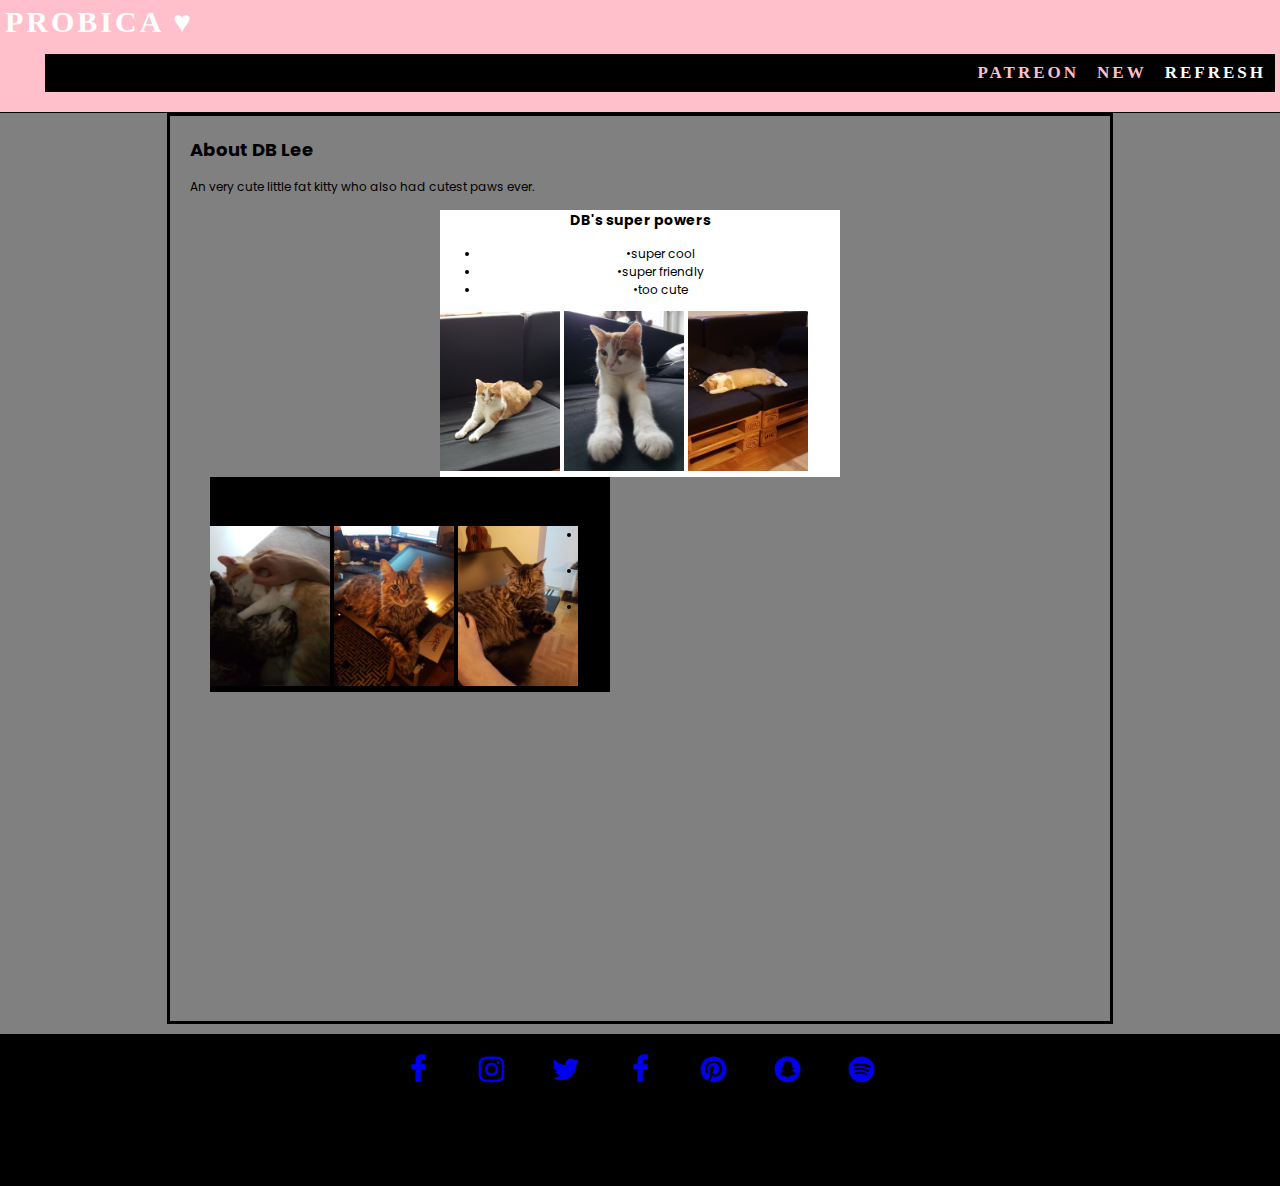
<file: index.html>
<!DOCTYPE html>
<html>
<link href="https://fonts.googleapis.com/css?family=Montserrat|Poppins" rel="stylesheet">
<link href="https://fonts.googleapis.com/css?family=Amatic+SC&display=swap" rel="stylesheet">
<link rel="stylesheet" type="text/css" href="https://stackpath.bootstrapcdn.com/font-awesome/4.7.0/css/font-awesome.min.css">
<link rel="stylesheet" href="https://cdnjs.cloudflare.com/ajax/libs/font-awesome/4.7.0/css/font-awesome.min.css">

<head>
	<title>Ivke Pivke</title>
	<link rel="stylesheet" type="text/css" href="css/heroo.css">
</head>
<body>
	<div class="page-wrap">
	<div class="wrapper"> 
	<header>
<h1 style="display:inline;">Probica ♥</h1> 
<span>
<ul>

</span>
<div class="topnav">
  <a class="active" href="#home">refresh</a>
  <a href="https://www.instagram.com/ureannoying" target=_blank >NEW</a>
  <a href="https://www.patreon.com/" target=_blank>PATREON</a>


	</header>
</div>
	<div class="content">
		<h2>About DB Lee</h2>
		<p>An very cute little fat kitty who also had cutest paws ever.</p>
<div class="debeli">
	<center>
		<h3>DB's super powers </h3>
			<ul>
				<li>•super cool</li>
				<li>•super friendly</li>
				<li>•too cute</li>
			</ul>
	</center>
		
<img src="img/kako.jpg" style="float: left; width: 30%; margin-right: 1%; margin-bottom: 0.5em;">
<img src="img/dblee.jpg" style="float: left; width: 30%; margin-right: 1%; margin-bottom: 0.5em;">
<img src="img/sad.jpg" style="float: left; width: 30%; margin-right: 1%; margin-bottom: 0.5em;">

<p style="clear: both;">
		


	</div>

<div class="leo">
<h3>♥</h3>
	</center>
			<img src="img/cuddle.jpg" style="float: left; width: 30%; margin-right: 1%; margin-bottom: 0.5em;">
			<img src="img/leo.jpg" style="float: left; width: 30%; margin-right: 1%; margin-bottom: 0.5em;">
			<img src="img/leaca.jpg" style="float: left; width: 30%; margin-right: 1%; margin-bottom: 0.5em;">
	<center>
		<ul>
			<li>• too cool</li>
			<li>• will bite</li>
			<li>•too furry </li>
		</ul>
	</center>
</div>


      </div>
</div>

<footer class="site-footer">
 		<center>

		<a href ="https://www.facebook.com/izludicu" target=_blank class="fa fa-facebook"></a>

		<a href ="https://www.instagram.com/ureannoying" target=_blank class="fa fa-instagram"></a>
		
		
	<a href="/" title="twitter"><i class="fa fa-twitter"></i></a>
<a href="/" title="facebook"><i class="fa fa-facebook"></i></a>

<a href="/" title="pinterest"><i class="fa fa-pinterest"></i></a>

<a href="/" title="snapchat"><i class="fa fa-snapchat"></i></a>

<a href="/" title="spotify"><i class="fa fa-spotify"></i></a>
</center>
</footer>




	</div>
</body>
</html>
</file>
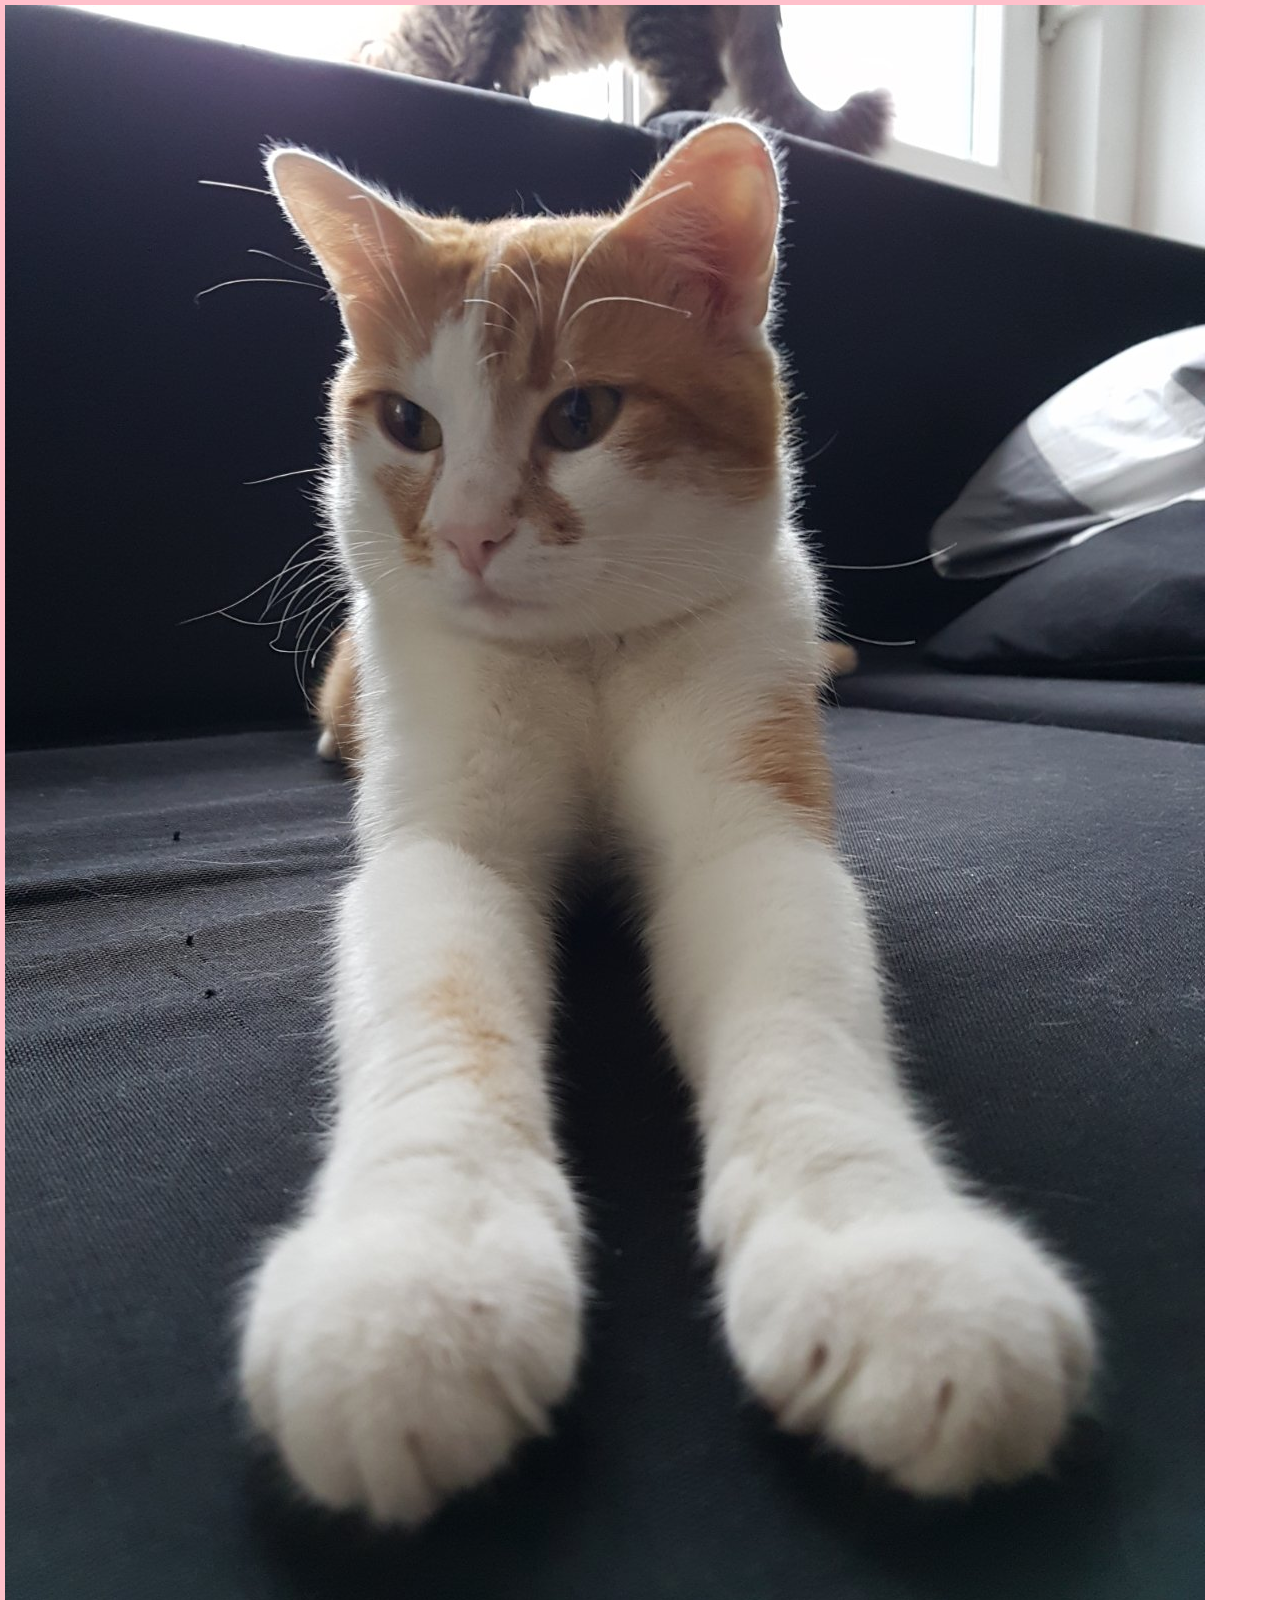
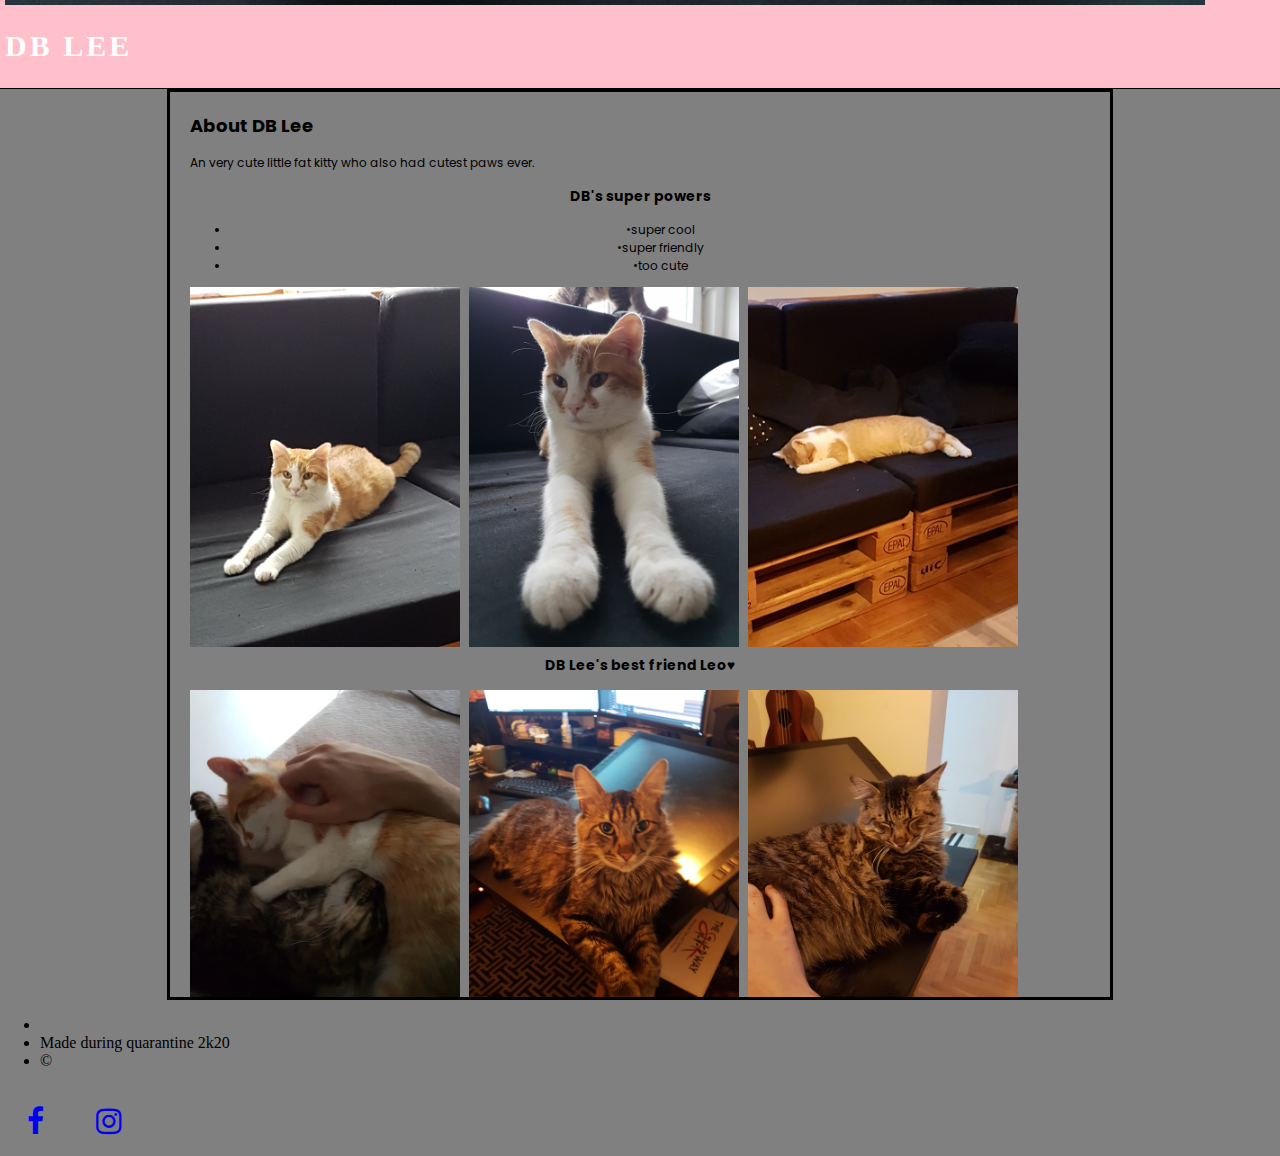
<file: db.html>
<!DOCTYPE html>
<html>
<link href="https://fonts.googleapis.com/css?family=Montserrat|Poppins" rel="stylesheet">
<link href="https://fonts.googleapis.com/css?family=Amatic+SC&display=swap" rel="stylesheet">
<link rel="stylesheet" type="text/css" href="https://stackpath.bootstrapcdn.com/font-awesome/4.7.0/css/font-awesome.min.css">
<link rel="stylesheet" href="https://cdnjs.cloudflare.com/ajax/libs/font-awesome/4.7.0/css/font-awesome.min.css">

<head>
	<title>Ivke Pivke</title>
	<link rel="stylesheet" type="text/css" href="css/heroo.css">
</head>
<body>
	<div class="wrapper"> 
	<header>
		<img src="css/dblee.jpg">
		<h1>Db Lee</h1>
	</header>
</div>
	<div class="content">
		<h2>About DB Lee</h2>
		<p>An very cute little fat kitty who also had cutest paws ever.</p>
		<center>
		<h3>DB's super powers </h3>
		</center>
		<center>
		<ul>
			<li>•super cool</li>
			<li>•super friendly</li>
			<li>•too cute</li>
		</ul>
		</center>
		<img src="img/kako.jpg" style="float: left; width: 30%; margin-right: 1%; margin-bottom: 0.5em;">
		<img src="img/dblee.jpg" style="float: left; width: 30%; margin-right: 1%; margin-bottom: 0.5em;">
		<img src="img/sad.jpg" style="float: left; width: 30%; margin-right: 1%; margin-bottom: 0.5em;">


		<p style="clear: both;">
		<center>
		<h3>DB Lee's best friend Leo♥</h3>
		</center>

			<img src="img/cuddle.jpg" style="float: left; width: 30%; margin-right: 1%; margin-bottom: 0.5em;">
		<img src="img/leo.jpg" style="float: left; width: 30%; margin-right: 1%; margin-bottom: 0.5em;">
		<img src="img/leaca.jpg" style="float: left; width: 30%; margin-right: 1%; margin-bottom: 0.5em;">


		<p style="clear: both;">
			<center>
		<ul>
			<li>• too cool</li>
			<li>• will bite</li>
			<li>•too furry </li>
		</ul>
		</center>
	</div>
	<footer>



		<ul>
			<li><i class="fab fa-instagram"></i></li>
			<li>Made during quarantine 2k20</li>
			<li>&copy;</li>
		</ul>
		

		<a href ="https://www.facebook.com/izludicu" target=_blank class="fa fa-facebook"></a>

		<a href ="https://www.instagram.com/leona_feet" target=_blank class="fa fa-instagram"></a>
		
		<a href ="https://www.patreon.com/leona_feet" target=_blank class="fab fa-patreon"></a>

	</footer>
	</div>
</body>
</html>
</file>
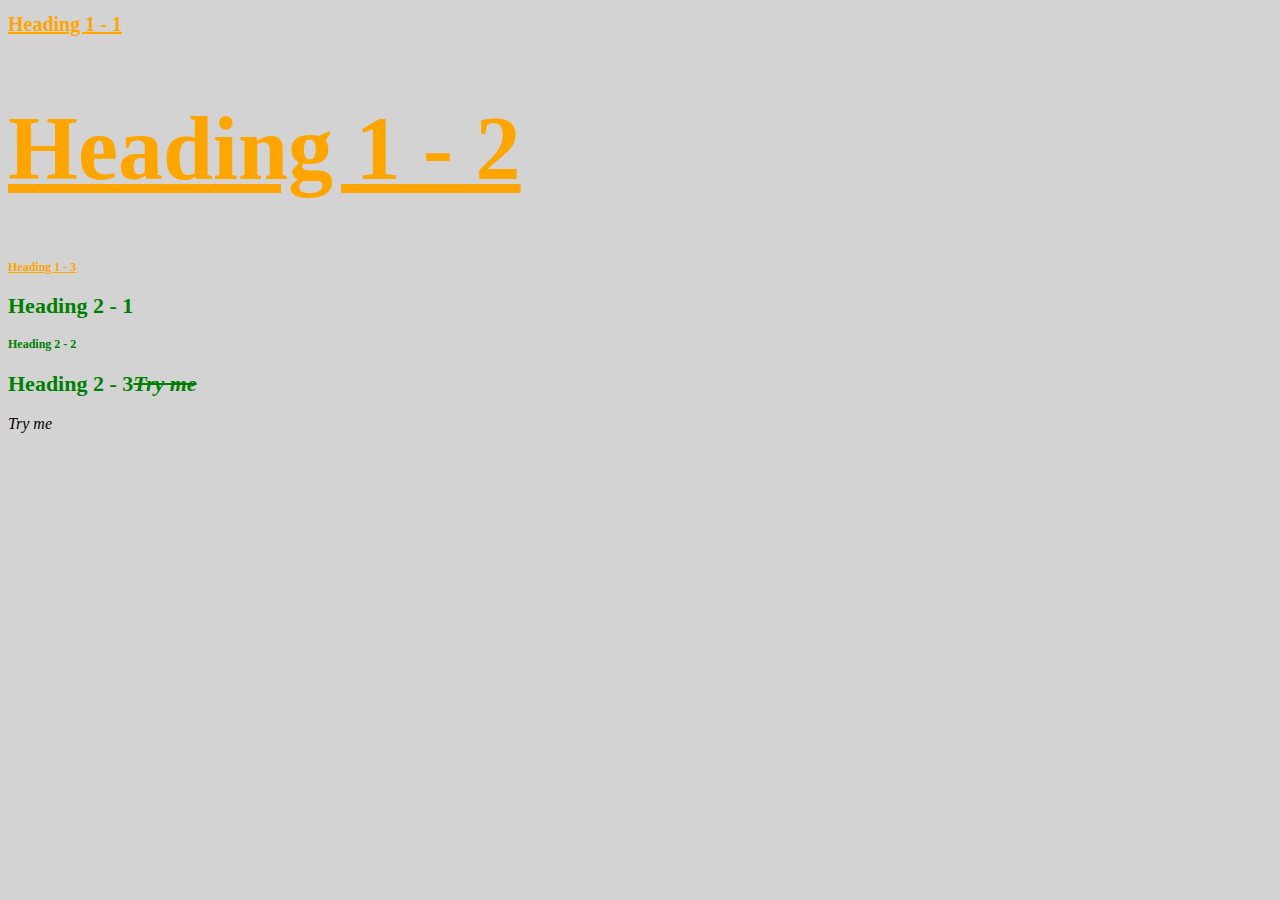
<file: stylish.html>
<!DOCTYPE html>
<html>
<head>
	<title>Stylist document</title>
	<link rel="stylesheet" type="text/css" href="css/test.css">
	<style type="text/css">
			
	</style>
</head>
<body>
	<h1 id="first" class="small" style="font-size:20px;">Heading 1 - 1</h1>
	<h1>Heading 1 - 2</h1>
	<h1 class="small">Heading 1 - 3</h1>
	<h2>Heading 2 - 1</h2>
	<h2 class="small">Heading 2 - 2</h2>
	<h2>Heading 2 - 3<span>Try me</span></h2>

	<span>Try me</span>
</body>
</html>
</file>
<file: css/heroo.css>
/*----------scrollbar---------*/

 ::-webkit-scrollbar-thumb {
    height:auto;
    background-color:transparent;
    border-radius:20px;
    }
    ::-webkit-scrollbar {
    height:7px;
    width:3px;
    background-color: transparent;
    border-radius:50px;
    }


.html,body{
    background-color: grey;
    font-family: Consolas;
width: 100%;
height:100%;
  margin:0;
  padding:0;
   position: relative;
  min-height: 100%;

}
header{
    
    background-color: pink;
    padding: 5px;
    font-family: 'Consolas', cursive; 
    font-size: 15px;  
    text-transform: uppercase;  color: white; 
    font-weight: bold;  
    text-align: left;  
    letter-spacing: 3px;
    width: 500;
    height: 300;
     overflow: auto; 
     border-bottom: 1px solid #000;
    border: 3px solid #pink;
display: :inline;
    }

.header span { 
    style="display:inline 
  float: right;

}



/* pozadina navig */
.topnav {
  background-color: black;
  overflow: hidden;
}

/* linkovi u navig*/
.topnav a {
  float: right;
  color: pink;
  text-align: center;
  padding: 9px;
  text-decoration: none;
  font-size: 17px;
}

/* link na hover */
.topnav a:hover {
  background-color: pink;
  color: black;
}

/* trenutna boja linka*/
.topnav a.active {
  background-color: black;
  color: white;
}








.header img{
    width: 150px; 
    border: 15px ;
    position: left;
     overflow: auto; 
}
.h1{
    background:#000000; 
    text-transform: uppercase;  color: white;
    padding: 2px;  
    font-weight: bold;  
    text-align: left;  
    letter-spacing: 3px; 

    font-family: 'Amatic SC', cursive; 
    font-size:30px;
    color:#FFFFFF; }



.h3{
     background:#000000; 
    font-size: 10px;  
    text-transform: uppercase ;  
    color: white;
    padding: 2px;  
    font-weight: bold;  
    text-align: center;  
    letter-spacing: 3px; 

    font-family: 'Amatic SC', cursive; 
    font-size:30px;
    color:pink; 
}





.content{
    /*ako se dira margina pomjeri se*/
    margin: 0 auto;
    padding-left: 20px;  
    padding-right: 20px; 
    padding-top: 5px;  color: #pink;   

    border: 3px solid #000000;
    background: #pink; 
    font-family: 'Poppins', sans-serif;
    font-size: 12px;
    width: 900px;  
    height: 900px;  
     overflow: auto; 
   
}


.leo {
    background: black;
position:left;
width:400px;
float:left;
margin-bottom: 20px;
margin-left: 20px;


}
.leo img {
    transition:transform 0.25s ease;
}

.leo img:hover {
    -webkit-transform:scale(1.5); /* or some other value */
    transform:scale(3);
}

.debeli{
    background: white;
    position: center;
    width: 400px;
    margin: 0 auto;
}
.debeli img {
    transition:transform 0.25s ease;
}

.debeli img:hover {
    -webkit-transform:scale(1.5); /* or some other value */
    transform:scale(3);

}

.ul{
    list-style: none;
    padding: 0;
    margin: 0;

}
.a{
    background*color: black;
    color: pink;
    text-decoration: none;
}
.a:hover{
    background-color: #2A315E;
}
.footer{
  position: relative;
  padding: auto;
  width: 100%;
  background-color: black;
  color: white;
  text-align: center;
  border: 5px, black;
  font-family: 'Poppins', sans-serif;
  font-size: 11px;
  clear:both;
  margin: 0 auto;
   overflow: auto; 
}

.* {
  margin: 0;
}


.page-wrap {
  min-height: 100%;
  /* equal to footer height */
  margin-bottom: -142px; 
}
.page-wrap:after {
  content: "";
  display: block;
}
.site-footer, .page-wrap:after {
  height: 152px; 
}
.site-footer {
  background: black;
}

.fa {
 padding: 20px;
  font-size: 30px;
  width: 30px;
  text-align: center;
  text-decoration: none;
  border-radius: 50%;
}

/* Add a hover effect if you want */
.fa:hover {

  opacity: 0.9;
}
</file>
<file: css/test.css>
body{
	background-color: lightgrey
}
h1{
						color:orange;
						font-size:90px;
						text-decoration:underline;

			}
			#first{
				font-size: 150px

			}

				.small{
					font-size: 12px

			}

			h2{
						font-size:22px;
						color:green;	
			}
			span{
				font-style: italic;
			}

			h2 span{
				text-decoration: line-through;
			}
</file>
